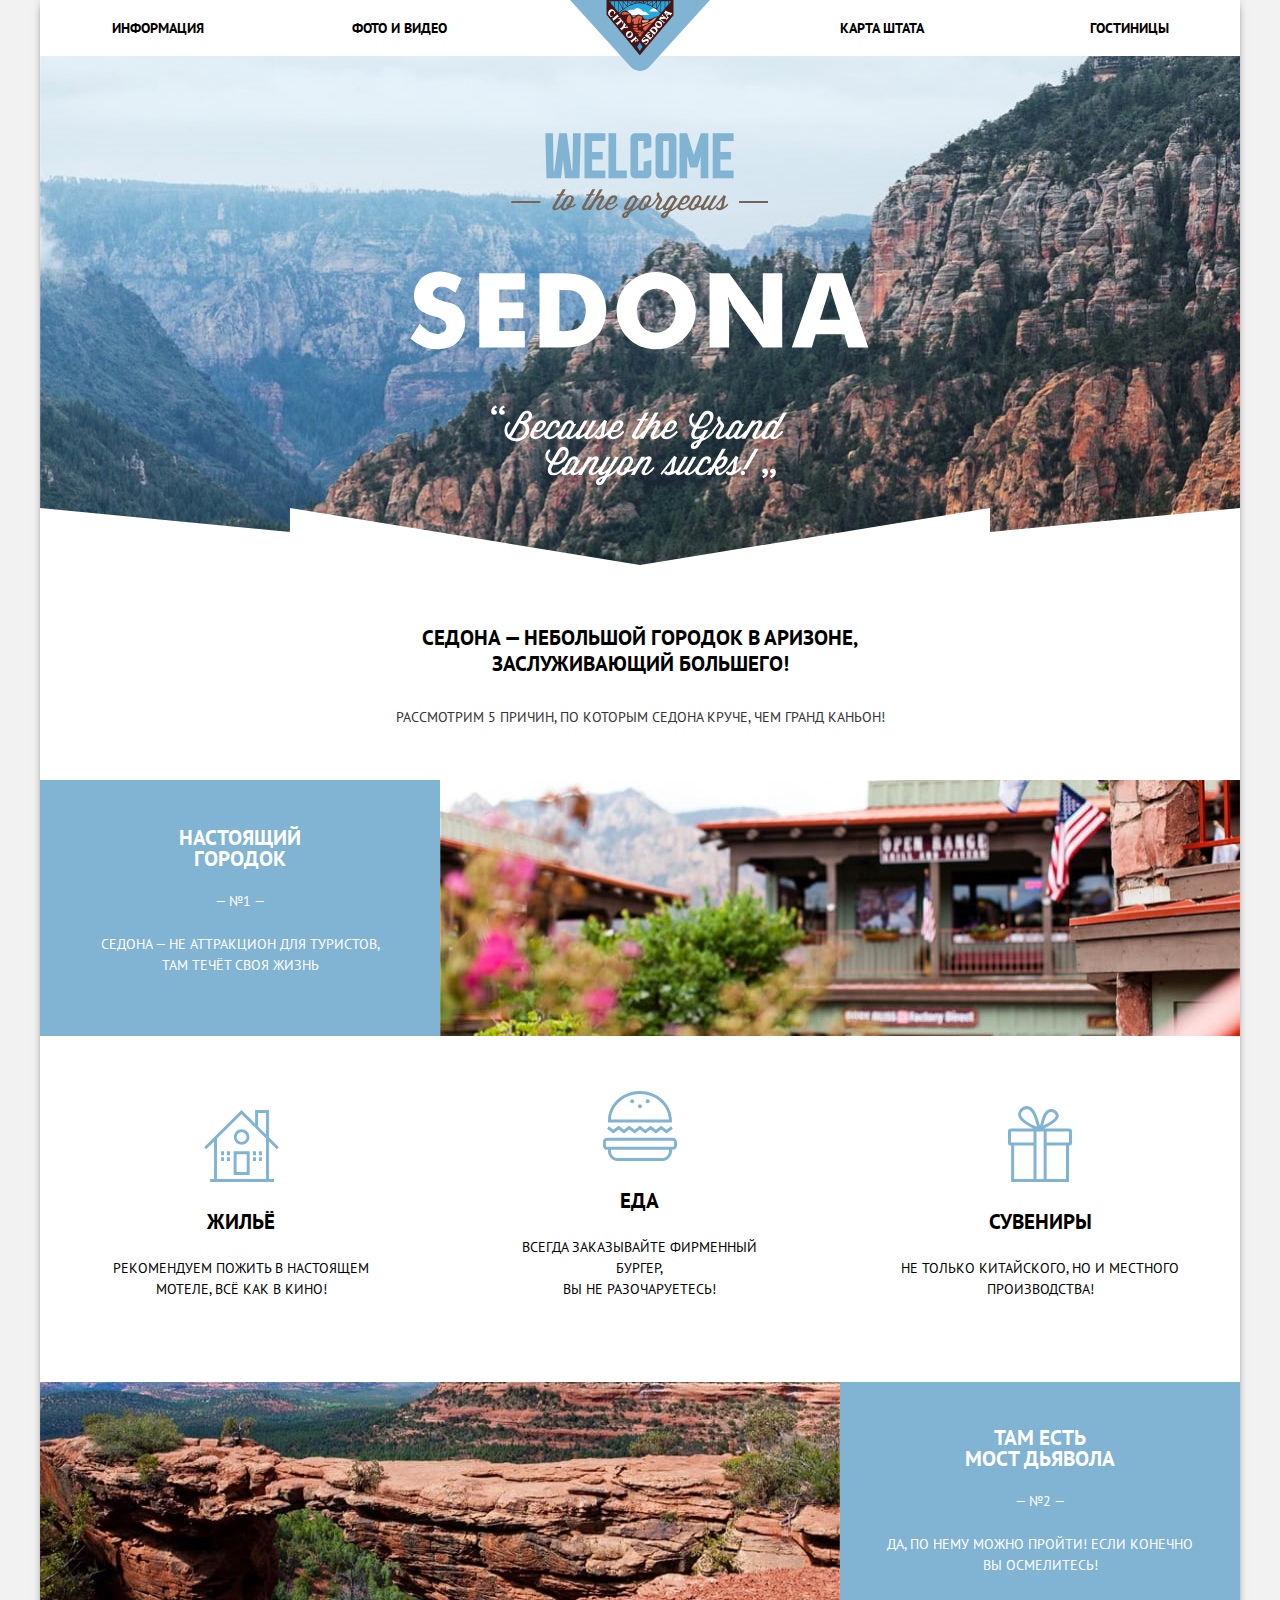
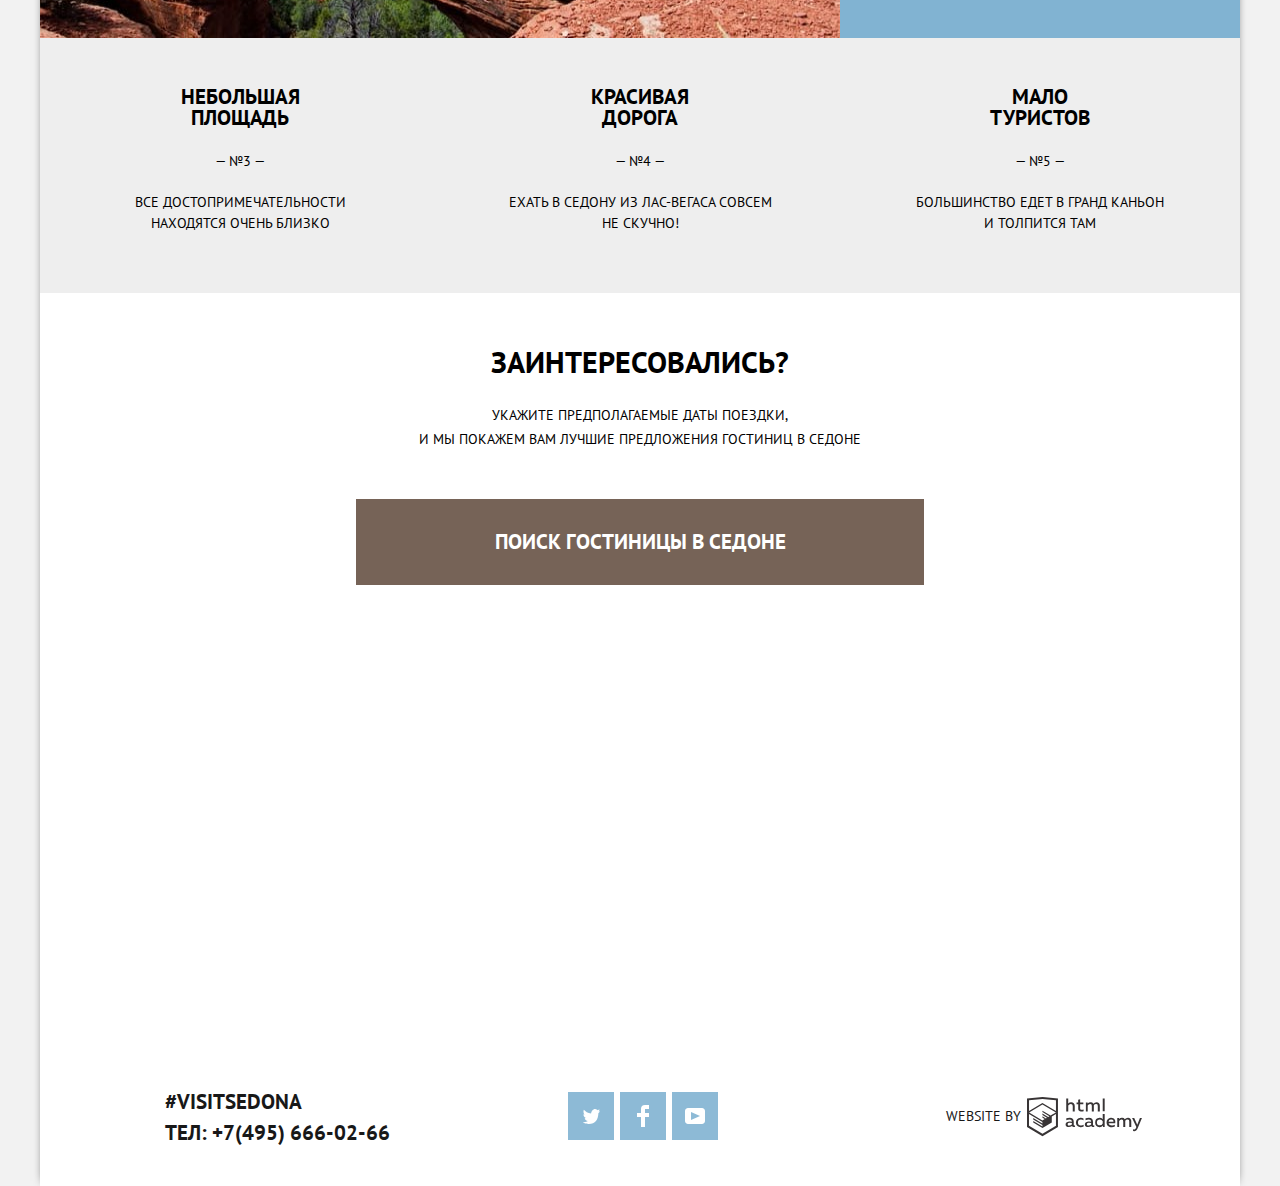
<file: index.html>
<!DOCTYPE html>
<html lang="ru">
  <head>
    <meta charset="utf-8">
    <title>HTML Academy: Седона</title>
    <link href="https://fonts.googleapis.com/css?family=PT+Sans:400,700&display=swap&subset=cyrillic" rel="stylesheet">
    <link href="css/normalize.css" rel="stylesheet">
    <link href="css/style-min.css" rel="stylesheet">
  </head>
  <body>
    <div class="background-substrate">
      <div class="center-block">
        <header class="main-header">
          <nav class="main-navigation">
            <ul class="site-navigation">
              <li><a href="#">Информация</a></li>
              <li><a href="#">Фото и видео</a></li>
              <li><a href="#">Карта штата</a></li>
              <li><a href="catalog.html">Гостиницы</a></li>
            </ul>
          </nav>
          <a class="main-header-logo"><img src="img/logo-sedona.svg" width="140" height="71" alt="Логотип Cедоны"></a>
          <section class="banner">
            <h2 class="visually-hidden">Приветственный баннер</h2>
            <div class="banner-welcome">
            </div>
            <div class="banner-polygon">
            </div>
          </section>
        </header>
          <section class="features">
            <h2 class="visually-hidden">Блок преимуществ Седоны</h2>
            <div class="features-banner">
              <h3>Седона — небольшой городок в Аризоне, заслуживающий большего!</h3>
              <p class="features-list">Рассмотрим 5 причин, по которым Седона круче, чем гранд каньон!</p>
            </div>
          </section>
        <main class="container">
          <h1 class="visually-hidden">Седона</h1>
          <div class="features-1">
            <div class="features-1-text">
              <h3>Настоящий 
              городок
              </h3>
              <p>— №1 —</p>
              <p>Седона — не аттракцион для туристов, там течёт своя жизнь</p>
            </div>
            <img src="img/feature-picture-1.jpg" width="800" height="256" alt="Изображение городского пейзажа Седоны" >
          </div>
          <ul class="advices-list">
            <li class="advices-list-1">
              <img src="img/icon-1.svg" width="75" height="72" alt="иконка-Дом">
              <h3>Жильё</h3>
              <p>Рекомендуем пожить в настоящем 
              мотеле, всё как в кино!</p>
            </li>
            <li class="advices-list-2">
              <img src="img/icon-3.svg" width="74" height="70" alt="иконка-Бургер">
              <h3>Еда</h3>
              <p>Всегда заказывайте фирменный бургер, 
                вы не разочаруетесь!</p>
            </li>
            <li class="advices-list-3">
              <img src="img/icon-2.svg" width="64" height="76" alt="иконка-Сувенир">
              <h3>Сувениры</h3>
              <p>Не только китайского, но и местного 
                производства!</p>
            </li>
          </ul>
          <div class="features-2">
            <img src="img/feature-picture-2.jpg" width="800" height="256" alt="Изображение моста Дьявола в Седоне">
            <div class="features-2-text">
              <h3>Там есть 
                мост дьявола</h3>
              <p>— №2 —</p>
              <p>Да, по нему можно пройти! Если конечно 
                вы осмелитесь!</p>
            </div>
          </div>
          <ul class="features-list-end">
            <li class="features-3">
              <h3>Небольшая 
                площадь</h3>
            <p>— №3 —</p>
            <p>Все достопримечательности 
              находятся очень близко</p>
            </li>
            <li class="features-4">
              <h3>Красивая 
                дорога</h3>
            <p>— №4 —</p>
            <p>Ехать в Седону из Лас-Вегаса совсем 
              не скучно!</p>
            </li>
            <li class="features-5">
              <h3>Мало 
                туристов</h3>
            <p>— №5 —</p>
            <p>Большинство едет в Гранд Каньон 
              и толпится там</p>
            </li>
          </ul>
            <div class="sale-banner">
              <p>Заинтересовались?</p>
              <p>Укажите предполагаемые даты поездки, 
                и мы покажем вам лучшие предложения гостиниц в Седоне</p>
            </div>
            <section class="search-form">
              <h2 class="visually-hidden">Поиск гостиницы в Седоне</h2>
              <button class="search-form-button" type="submit">Поиск гостиницы в Седоне</button>
              <form class="popup search-form-main" method="post" action="#">
                  <div class="date">
                    <div class="date-of-arrive">
                    <label>
                    Дата заезда:
                      <input type="text" name="Дата заезда" value="24 апреля 2017">
                    </label>
                    <button class="calendar" type="submit" aria-label="Календарь">
                      <svg xmlns="http://www.w3.org/2000/svg" width="21" height="22" viewBox="0 0 21 22">
                        <path d="M19.251 2.025h-2.845V.648c0-.381-.294-.689-.656-.689-.363 0-.656.308-.656.689v1.377h-3.938V.648c0-.381-.294-.689-.655-.689-.363 0-.657.308-.657.689v1.377H5.906V.648c0-.381-.294-.689-.656-.689-.363 0-.657.308-.657.689v1.377H1.75C.784 2.025 0 2.847 0 3.862v16.302C0 21.179.784 22 1.75 22h17.501c.966 0 1.749-.821 1.749-1.836V3.862c0-1.015-.783-1.837-1.749-1.837zm.437 18.139a.448.448 0 0 1-.437.459H1.75a.45.45 0 0 1-.438-.459V3.862a.45.45 0 0 1 .438-.459h2.844v1.378c0 .381.294.689.657.689.362 0 .656-.308.656-.689V3.403h3.938v1.378c0 .381.294.689.657.689.361 0 .655-.308.655-.689V3.403h3.938v1.378c0 .381.293.689.656.689.362 0 .656-.308.656-.689V3.403h2.845c.241 0 .437.206.437.459v16.302z"/>
                        <path d="M4.594 8.225h2.625v2.066H4.594zM4.594 11.668h2.625v2.067H4.594zM4.594 15.112h2.625v2.066H4.594zM9.188 15.112h2.625v2.066H9.188zM9.188 11.668h2.625v2.067H9.188zM9.188 8.225h2.625v2.066H9.188zM13.781 15.112h2.625v2.066h-2.625zM13.781 11.668h2.625v2.067h-2.625zM13.781 8.225h2.625v2.066h-2.625z"/>
                      </svg>
                    </button>
                    </div>
                    <div class="date-of-departure">
                    <label> 
                    Дата выезда:
                      <input type="text" name="Дата выезда" value="4 июля 2017">
                    </label>
                    <button class="calendar" type="submit" aria-label="Календарь">
                      <svg xmlns="http://www.w3.org/2000/svg" width="21" height="22" viewBox="0 0 21 22">
                        <path d="M19.251 2.025h-2.845V.648c0-.381-.294-.689-.656-.689-.363 0-.656.308-.656.689v1.377h-3.938V.648c0-.381-.294-.689-.655-.689-.363 0-.657.308-.657.689v1.377H5.906V.648c0-.381-.294-.689-.656-.689-.363 0-.657.308-.657.689v1.377H1.75C.784 2.025 0 2.847 0 3.862v16.302C0 21.179.784 22 1.75 22h17.501c.966 0 1.749-.821 1.749-1.836V3.862c0-1.015-.783-1.837-1.749-1.837zm.437 18.139a.448.448 0 0 1-.437.459H1.75a.45.45 0 0 1-.438-.459V3.862a.45.45 0 0 1 .438-.459h2.844v1.378c0 .381.294.689.657.689.362 0 .656-.308.656-.689V3.403h3.938v1.378c0 .381.294.689.657.689.361 0 .655-.308.655-.689V3.403h3.938v1.378c0 .381.293.689.656.689.362 0 .656-.308.656-.689V3.403h2.845c.241 0 .437.206.437.459v16.302z"/>
                        <path d="M4.594 8.225h2.625v2.066H4.594zM4.594 11.668h2.625v2.067H4.594zM4.594 15.112h2.625v2.066H4.594zM9.188 15.112h2.625v2.066H9.188zM9.188 11.668h2.625v2.067H9.188zM9.188 8.225h2.625v2.066H9.188zM13.781 15.112h2.625v2.066h-2.625zM13.781 11.668h2.625v2.067h-2.625zM13.781 8.225h2.625v2.066h-2.625z"/>
                      </svg>
                    </button>
                    </div>
                  </div>
                  <div class="guests">
                    <label class="adults">
                    Взрослые:
                      <span class="button-minus" title="Кнопка минус"></span>
                      <input type="number" name="Количество взрослых" value="2">
                      <span class="button-plus" title="Кнопка плюс"></span>
                    </label>
                    <label class="children">
                    Дети:
                      <span class="button-minus" title="Кнопка минус"></span>
                      <input type="number" name="Количество детей" value="0">
                      <span class="button-plus" title="Кнопка плюс"></span>
                    </label>
                  </div>
                  <button class="find-button" type="submit">Найти</button>
              </form>
            </section>
            <section class="map">
              <h2 class="visually-hidden">Карта местоположения Седоны </h2>
              <iframe src="https://www.google.com/maps/embed?pb=!1m18!1m12!1m3!1d589292.771340702!2d-111.81111325956311!3d34.73030081264691!2m3!1f0!2f0!3f0!3m2!1i1024!2i768!4f13.1!3m3!1m2!1s0x872da132f942b00d%3A0x5548c523fa6c8efd!2z0KHQtdC00L7QvdCwLCDQkNGA0LjQt9C-0L3QsCA4NjMzNiwg0KHQqNCQ!5e0!3m2!1sru!2sru!4v1580489189723!5m2!1sru!2sru" width="1200" height="593"  name="Карта местоположения Седоны в штате Аризона"></iframe>
            </section>
        </main>
        <footer>
          <div class="contacts">
            <p>#visitsedona</p>
            <p><a href="tel:+7(495)666-02-66">Тел: +7(495) 666-02-66</a></p>
          </div>
          <div class="social">
            <ul class="social-list">
              <li class="social-button twitter" ><a href="#" aria-label="Твиттер">
                <svg xmlns="http://www.w3.org/2000/svg" xmlns:xlink="http://www.w3.org/1999/xlink" width="17" height="15" viewBox="0 0 17 15">
                <path fill="#FFF" d="M10.95.144c1.685-.496 2.984.27 3.577 1.179.673-.231 1.331-.481 2.011-.708a2.345 2.345 0 0 1-.857 1.768c.685.17 1.304-.491 1.304-.491-.169 1-1.006 1.788-1.563 2.024-.231 6.75-3.175 11.217-10.077 11.082h-.446c-.41 0-4.164-.46-4.898-1.887 2.271.196 3.893-.422 4.693-1.177-.96-.3-2.679-.477-2.979-2.95.349.106.564.228 1.19.119C1.705 8.247.374 7.53.448 5.33c.285.328 1.067.536 1.34.472C1.085 5.561-.182 2.442.894.85c1.818 1.854 3.735 3.606 7.152 3.773C8.254 2.33 9.183.793 10.95.144z"/>
                </svg></a>
              </li>
              <li class="social-button facebook"><a href="#" aria-label="Фэйсбук">
                <svg xmlns="http://www.w3.org/2000/svg" width="12" height="22" viewBox="0 0 12 22">
                <path fill="#FFF" d="M12 4V0H8a4 4 0 0 0-4 4v4H0v4h4v10h4V12h4V8H8V4h4z"/>
                </svg></a>
              </li>
              <li class="social-button youtube"><a href="#" aria-label="Ютьюб">
                <svg xmlns="http://www.w3.org/2000/svg" xmlns:xlink="http://www.w3.org/1999/xlink" width="20" height="16" viewBox="0 0 20 16">
                <path fill="#FFF" d="M17 0H3C1.35 0 0 1.35 0 3v10c0 1.65 1.35 3 3 3h14c1.65 0 3-1.35 3-3V3c0-1.65-1.35-3-3-3zM6.027 11.998V4.002L15.014 8l-8.987 3.998z"/>
              </svg></a>
              </li>
            </ul>
          </div>
          <div class="creator">
            <p>Website by</p>
            <p><a class="creator-button" href="https://htmlacademy.ru/">
                <svg xmlns="http://www.w3.org/2000/svg" width="115" height="41" viewBox="0 0 108.08 36.85">
                <path d="M44.61,26.88a2,2,0,0,0,.55-0.1v1.33a3.25,3.25,0,0,1-1.18.21,1.67,1.67,0,0,1-1.67-1,4.84,4.84,0,0,1-3.14,1.08c-1.51,0-2.91-.83-2.91-2.55,0-2.13,2-2.79,3.71-2.79a11.08,11.08,0,0,1,2.17.25v-0.3c0-1-.76-1.77-2.19-1.77a7.42,7.42,0,0,0-3,.64v-1.7a10.21,10.21,0,0,1,3.19-.55c2.36,0,3.81,1.12,3.81,3.65v3a0.54,0.54,0,0,0,.49.59h0.17Zm-6.44-1.13A1.35,1.35,0,0,0,39.63,27h0.11a3.39,3.39,0,0,0,2.41-1V24.58a9.72,9.72,0,0,0-1.81-.21c-1,0-2.16.33-2.16,1.38h0Zm12.36-6.11a5,5,0,0,1,2.57.64V22a4.08,4.08,0,0,0-2.3-.7,2.75,2.75,0,1,0,0,5.49,5,5,0,0,0,2.43-.64v1.71a6.27,6.27,0,0,1-2.76.57A4.21,4.21,0,0,1,46,24.51q0-.21,0-0.41a4.32,4.32,0,0,1,4.18-4.46h0.38Zm12.17,7.24a2,2,0,0,0,.55-0.1v1.33a3.25,3.25,0,0,1-1.18.21,1.67,1.67,0,0,1-1.67-1,4.84,4.84,0,0,1-3.14,1.08c-1.51,0-2.91-.83-2.91-2.55,0-2.13,2-2.79,3.71-2.79a11.08,11.08,0,0,1,2.17.25v-0.3c0-1-.76-1.77-2.19-1.77a7.42,7.42,0,0,0-3,.64v-1.7a10.21,10.21,0,0,1,3.19-.55c2.36,0,3.81,1.12,3.81,3.65v3a0.54,0.54,0,0,0,.49.59h0.17Zm-6.44-1.13A1.35,1.35,0,0,0,57.73,27h0.11a3.39,3.39,0,0,0,2.41-1V24.58a9.72,9.72,0,0,0-1.81-.21c-1.06,0-2.16.33-2.16,1.38h0ZM73,16V28.2H71.35V26.88a3.88,3.88,0,0,1-3.19,1.54,4.4,4.4,0,0,1,0-8.78,3.81,3.81,0,0,1,3,1.3V16H73Zm-4.53,5.22a2.76,2.76,0,1,0,0,5.52A2.86,2.86,0,0,0,71.15,25V23A2.91,2.91,0,0,0,68.49,21.27ZM79,19.64c3.31,0,4.46,2.68,3.92,5.09H76.7c0.21,1.5,1.67,2.11,3.19,2.11a6.11,6.11,0,0,0,2.64-.59v1.6a7.14,7.14,0,0,1-3,.57C77,28.42,74.78,27,74.78,24a4.18,4.18,0,0,1,4-4.39H79Zm0.09,1.54a2.28,2.28,0,0,0-2.44,2.1v0.06H81.3A2,2,0,0,0,79.13,21.18Zm5.73,7V19.87h1.65v1a3.81,3.81,0,0,1,2.78-1.27A2.86,2.86,0,0,1,91.89,21a4.12,4.12,0,0,1,2.91-1.33A3.06,3.06,0,0,1,98,23V28.2h-1.9V23.05a1.59,1.59,0,0,0-1.42-1.75H94.42a2.8,2.8,0,0,0-2.07,1.12V28.2h-1.9V23.05A1.59,1.59,0,0,0,89,21.31H88.8a3,3,0,0,0-2.21,1.29v5.63H84.86Zm21.31-8.33h1.9l-3.91,9.46c-0.9,2.17-2.09,2.86-3.35,2.86a4.76,4.76,0,0,1-1.1-.14V30.46a2.86,2.86,0,0,0,.85.12c0.9,0,1.58-.64,2.07-1.9l0.17-.42-4-8.4h2l2.86,6.29ZM38.73,1.46V6.22a3.81,3.81,0,0,1,2.7-1.14,3.25,3.25,0,0,1,3.44,3.4v5.15H43V8.72a1.81,1.81,0,0,0-1.61-2h-0.3a2.93,2.93,0,0,0-2.32,1.39v5.52h-1.9V1.46h1.9ZM49.94,2.31v3h3V6.91h-3v3.81c0,1.1.5,1.46,1.58,1.46a4.49,4.49,0,0,0,1.69-.33v1.6A6.8,6.8,0,0,1,51,13.8a2.55,2.55,0,0,1-2.86-2.74V6.89H46.58V5.26h1.5V2.74Zm5.4,11.31V5.28H57v1A3.81,3.81,0,0,1,59.77,5a2.86,2.86,0,0,1,2.6,1.33A4.12,4.12,0,0,1,65.28,5,3.06,3.06,0,0,1,68.44,8.4v5.21h-1.9V8.46a1.59,1.59,0,0,0-1.42-1.75H64.89a2.8,2.8,0,0,0-2.07,1.12v5.78h-1.9V8.46A1.59,1.59,0,0,0,59.5,6.71H59.27A3,3,0,0,0,57.06,8v5.63H55.34ZM71.17,1.45H73V13.6H71.17V1.45ZM14.71,0H14.55L0,1.54V28.21l14.55,8.66,14.55-8.66V1.54Zm12.5,27.1L14.55,34.64,1.9,27.12V16.18l12.59,7.5V25L5.86,19.9v1.31l8.68,5.21v1.39L5.87,22.65V24l8.68,5.21,8.75-5.24V18.31L27.2,16V27.12Zm0-12.53-3.48,2-1.6,1L14.51,13v1.31L21,18.23H21l-0.14.09-1,.54-5.37-3.2V17l4.24,2.52-1,.67-3.2-1.9v1.31l2.1,1.24L14.5,22.1,2,14.65,14.51,7.11Zm0-1.32L14.49,5.76,1.91,13.25v-10L14.56,1.92,27.21,3.25v10h0Z" 
                fill="#231f20"/></svg>
              </a>
            </p> 
          </div>
        </footer>
      </div>  
    </div>
  <script src="js/script.min.js"></script>
  </body>
</html>
</file>
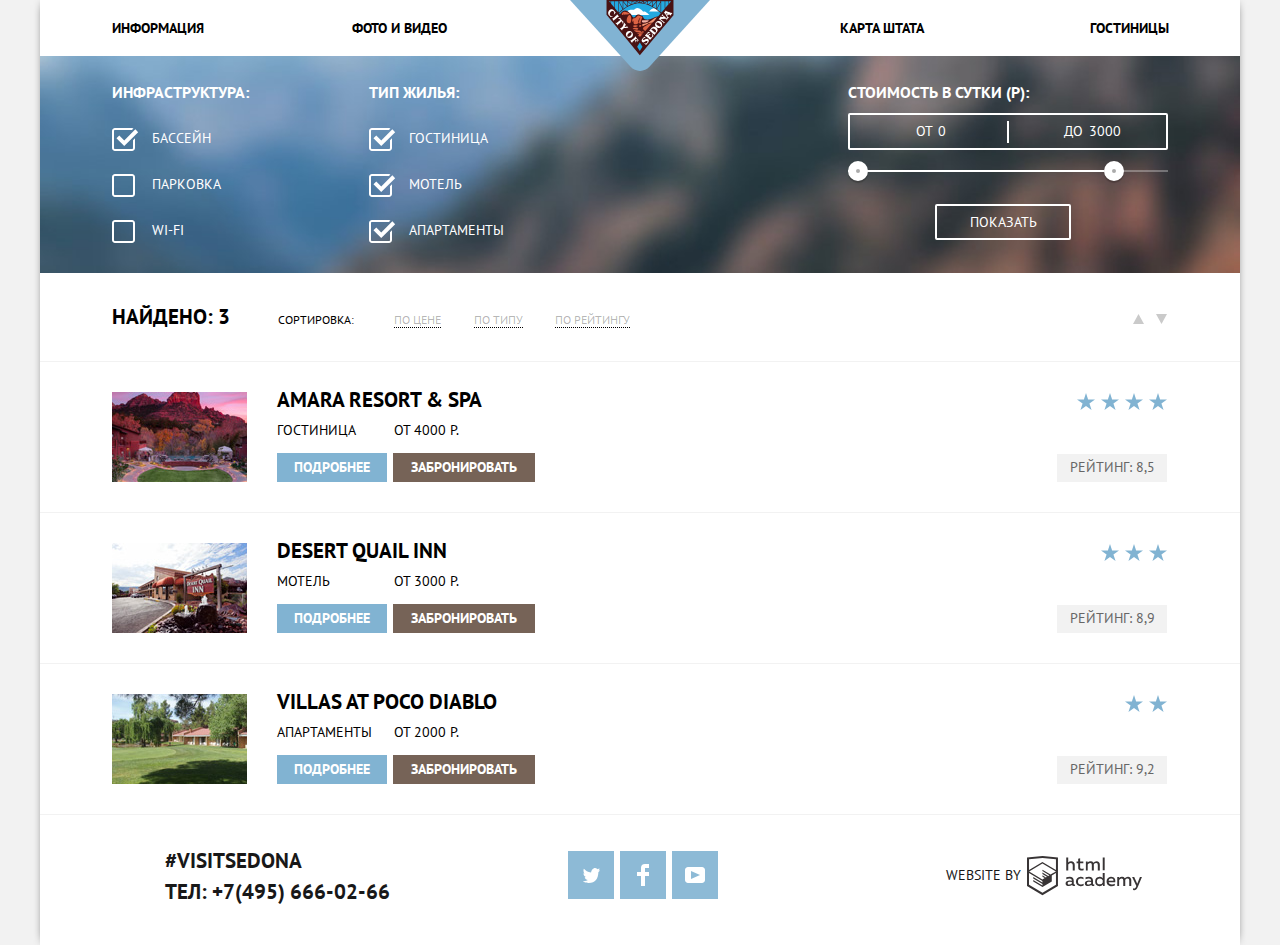
<file: catalog.html>
<!DOCTYPE html>
<html lang="ru">
  <head>
    <meta charset="utf-8">
    <title>HTML Academy: Седона</title>
    <link href="https://fonts.googleapis.com/css?family=PT+Sans:400,700&display=swap&subset=cyrillic" rel="stylesheet">
    <link href="css/normalize.css" rel="stylesheet">
    <link href="css/style-min.css" rel="stylesheet">
  </head>
  <body>
    <div class="background-substrate">
      <div class="center-block">
        <header class="main-header catalog">
          <nav class="main-navigation">
            <ul class="site-navigation">
              <li><a href="#">Информация</a></li>
              <li><a href="#">Фото и видео</a></li>
              <li><a href="#">Карта штата</a></li> 
              <li><a href="#">Гостиницы </a></li>
            </ul>
          </nav>
          <a class="main-header-logo" href="index.html"><img src="img/logo-sedona.svg" width="140" height="71" alt="Логотип Седоны"></a>
        </header>
        <main class="container-catalog">
          <h1 class="visually-hidden">Гостиницы</h1>
          <section class="filtration-form">
            <h2 class="visually-hidden">Фильтрационная форма</h2>
            <form class="filtration-form-hotel" method="post" action="#">
                <fieldset class="infrastructure-block">
                  <legend>Инфраструктура:</legend>
                  <label class="check">
                    <input class="check_input" type="checkbox" checked>
                    <span class="check_box"></span>
                    Бассейн
                  </label>
                  <label class="check">
                    <input class="check_input" type="checkbox">
                    <span class="check_box"></span>
                    Парковка
                  </label>
                  <label class="check">
                    <input class="check_input" type="checkbox">
                    <span class="check_box"></span>
                    Wi-Fi
                  </label>
                </fieldset>
                <fieldset class="housing-block">
                  <legend>Тип жилья:</legend>
                  <label class="check">
                    <input class="check_input" type="checkbox" checked>
                    <span class="check_box"></span>
                    Гостиница
                  </label>
                  <label class="check">
                    <input  class="check_input" type="checkbox" checked>
                    <span class="check_box"></span>
                    Мотель
                  </label>
                  <label class="check">
                    <input class="check_input" type="checkbox" checked>
                    <span class="check_box"></span>
                    Апартаменты
                  </label>
                </fieldset>
                <div class="cost-block">
                  <div class="cost-block-title">Стоимость в сутки (р):</div>
                  <div class="price-controls">
                    <label class="min-price">от <input type="number" name="min-price" value="0"></label>
                    <label class="max-price">до <input type="number" name="max-price" value="3000"></label>
                  </div>
                  <div class="range-controls">
                    <div class="scale">
                      <div class="bar"></div>
                    </div>
                    <div class="range-toggle range-toggle-min"></div>
                    <div class="range-toggle range-toggle-max"></div>
                  </div>
                  <button type="submit">Показать</button>
                </div>
            </form>
        </section>
          <section class="searching-headline"> 
            <h2 class="visually-hidden">Шапка выборки гостиниц</h2>
            <div class="sorting-searh">
              <h3>Найдено: 3</h3>
              <p>Сортировка:</p>
              <ul class="sorting-list">
                <li><a href="#">По цене</a></li>
                <li><a href="#">По типу</a></li>
                <li><a href="#">По рейтингу</a></li>
              </ul>
            </div>
            <div class="sorting-button">
              <button type="button" aria-label="Кнопка вверх">
                <svg xmlns="http://www.w3.org/2000/svg" width="11" height="10" viewBox="0 0 11 10"><path fill="#cacaca" d="M5.5 0L0 10h11z"/></svg>
              </button>
              <button type="button" aria-label="Кнопка вниз">
                <svg xmlns="http://www.w3.org/2000/svg" width="11" height="10" viewBox="0 0 11 10"><path fill="#cacaca" d="M5.5 10L0 0h11"/></svg>
              </button>
            </div>
          </section>
          <section class="hotels">
            <h2 class="visually-hidden">Выборка гостиниц по внесённым параметрам</h2>
              <div class="hotels-1"> 
                <img src="img/hotel-picture.jpg" width="135" height="90" alt="Изображение гостиницы">
                <div class="hotels-info">
                  <h3>Amara resort & spa</h3>
                  <div><p>Гостиница</p>
                  <p>От 4000 Р.</p></div>
                  <div><a class="button detailed" href="#">Подробнее</a>
                  <a class="button booked" href="#">Забронировать</a></div>
                </div>
                  <div class="hotels-rating">
                    <span class="hotels-stars">
                      <img src="img/star.svg" width="18" height="17" alt="Звезда качества">
                      <img src="img/star.svg" width="18" height="17" alt="Звезда качества">
                      <img src="img/star.svg" width="18" height="17" alt="Звезда качества">
                      <img src="img/star.svg" width="18" height="17" alt="Звезда качества">
                    </span>
                  <p>Рейтинг: 8,5</p>
                </div>
              </div>
              <div class="hotels-2"> 
                <img src="img/hotel-picture2.jpg" width="135" height="90" alt="Изображение мотеля">
                <div class="hotels-info">
                  <h3>Desert Quail Inn</h3>
                  <div><p>Мотель</p>
                  <p>От 3000 Р.</p></div>
                  <div><a class="button detailed" href="#">Подробнее</a>
                  <a class="button booked" href="#">Забронировать</a></div>
                </div>
                <div class="hotels-rating">
                  <span class="hotels-stars">
                    <img src="img/star.svg" width="18" height="17" alt="Звезда качества">
                    <img src="img/star.svg" width="18" height="17" alt="Звезда качества">
                    <img src="img/star.svg" width="18" height="17" alt="Звезда качества">
                    </span>
                    <p>Рейтинг: 8,9</p>
                  </div>
              </div>
              <div class="hotels-3"> 
                <img src="img/hotel-picture3.jpg" width="135" height="90" alt="Изображение апартаментов">
                <div class="hotels-info">
                  <h3>Villas at Poco Diablo</h3>
                  <div><p>Апартаменты</p>
                  <p>От 2000 Р.</p></div>
                  <div><a class="button detailed" href="#">Подробнее</a>
                  <a class="button booked" href="#">Забронировать</a></div>
                </div>
                  <div class="hotels-rating">
                    <span class="hotels-stars">
                    <img src="img/star.svg" width="18" height="17" alt="Звезда качества">
                    <img src="img/star.svg" width="18" height="17" alt="Звезда качества">
                    </span>
                  <p>Рейтинг: 9,2</p>
                </div>
              </div>
          </section>
      </main>
      <footer class="footer-catalog">
        <div class="contacts">
          <p>#visitsedona</p>
          <p><a href="tel:+7(495)666-02-66">Тел: +7(495) 666-02-66</a></p>
        </div>
        <div class="social">
          <ul class="social-list">
            <li class="social-button twitter" ><a href="#" aria-label="Твиттер">
              <svg xmlns="http://www.w3.org/2000/svg" xmlns:xlink="http://www.w3.org/1999/xlink" width="17" height="15" viewBox="0 0 17 15">
              <path fill="#FFF" d="M10.95.144c1.685-.496 2.984.27 3.577 1.179.673-.231 1.331-.481 2.011-.708a2.345 2.345 0 0 1-.857 1.768c.685.17 1.304-.491 1.304-.491-.169 1-1.006 1.788-1.563 2.024-.231 6.75-3.175 11.217-10.077 11.082h-.446c-.41 0-4.164-.46-4.898-1.887 2.271.196 3.893-.422 4.693-1.177-.96-.3-2.679-.477-2.979-2.95.349.106.564.228 1.19.119C1.705 8.247.374 7.53.448 5.33c.285.328 1.067.536 1.34.472C1.085 5.561-.182 2.442.894.85c1.818 1.854 3.735 3.606 7.152 3.773C8.254 2.33 9.183.793 10.95.144z"/>
              </svg></a>
            </li>
            <li class="social-button facebook"><a href="#" aria-label="Фэйсбук">
              <svg xmlns="http://www.w3.org/2000/svg" width="12" height="22" viewBox="0 0 12 22">
              <path fill="#FFF" d="M12 4V0H8a4 4 0 0 0-4 4v4H0v4h4v10h4V12h4V8H8V4h4z"/>
              </svg></a>
            </li>
            <li class="social-button youtube"><a href="#" aria-label="Ютьюб">
              <svg xmlns="http://www.w3.org/2000/svg" xmlns:xlink="http://www.w3.org/1999/xlink" width="20" height="16" viewBox="0 0 20 16">
              <path fill="#FFF" d="M17 0H3C1.35 0 0 1.35 0 3v10c0 1.65 1.35 3 3 3h14c1.65 0 3-1.35 3-3V3c0-1.65-1.35-3-3-3zM6.027 11.998V4.002L15.014 8l-8.987 3.998z"/>
            </svg></a>
            </li>
          </ul>
        </div>
        <div class="creator">
          <p>Website by</p>
          <p><a class="creator-button" href="https://htmlacademy.ru/">
            <svg xmlns="http://www.w3.org/2000/svg" width="115" height="41" viewBox="0 0 108.08 36.85">
            <path d="M44.61,26.88a2,2,0,0,0,.55-0.1v1.33a3.25,3.25,0,0,1-1.18.21,1.67,1.67,0,0,1-1.67-1,4.84,4.84,0,0,1-3.14,1.08c-1.51,0-2.91-.83-2.91-2.55,0-2.13,2-2.79,3.71-2.79a11.08,11.08,0,0,1,2.17.25v-0.3c0-1-.76-1.77-2.19-1.77a7.42,7.42,0,0,0-3,.64v-1.7a10.21,10.21,0,0,1,3.19-.55c2.36,0,3.81,1.12,3.81,3.65v3a0.54,0.54,0,0,0,.49.59h0.17Zm-6.44-1.13A1.35,1.35,0,0,0,39.63,27h0.11a3.39,3.39,0,0,0,2.41-1V24.58a9.72,9.72,0,0,0-1.81-.21c-1,0-2.16.33-2.16,1.38h0Zm12.36-6.11a5,5,0,0,1,2.57.64V22a4.08,4.08,0,0,0-2.3-.7,2.75,2.75,0,1,0,0,5.49,5,5,0,0,0,2.43-.64v1.71a6.27,6.27,0,0,1-2.76.57A4.21,4.21,0,0,1,46,24.51q0-.21,0-0.41a4.32,4.32,0,0,1,4.18-4.46h0.38Zm12.17,7.24a2,2,0,0,0,.55-0.1v1.33a3.25,3.25,0,0,1-1.18.21,1.67,1.67,0,0,1-1.67-1,4.84,4.84,0,0,1-3.14,1.08c-1.51,0-2.91-.83-2.91-2.55,0-2.13,2-2.79,3.71-2.79a11.08,11.08,0,0,1,2.17.25v-0.3c0-1-.76-1.77-2.19-1.77a7.42,7.42,0,0,0-3,.64v-1.7a10.21,10.21,0,0,1,3.19-.55c2.36,0,3.81,1.12,3.81,3.65v3a0.54,0.54,0,0,0,.49.59h0.17Zm-6.44-1.13A1.35,1.35,0,0,0,57.73,27h0.11a3.39,3.39,0,0,0,2.41-1V24.58a9.72,9.72,0,0,0-1.81-.21c-1.06,0-2.16.33-2.16,1.38h0ZM73,16V28.2H71.35V26.88a3.88,3.88,0,0,1-3.19,1.54,4.4,4.4,0,0,1,0-8.78,3.81,3.81,0,0,1,3,1.3V16H73Zm-4.53,5.22a2.76,2.76,0,1,0,0,5.52A2.86,2.86,0,0,0,71.15,25V23A2.91,2.91,0,0,0,68.49,21.27ZM79,19.64c3.31,0,4.46,2.68,3.92,5.09H76.7c0.21,1.5,1.67,2.11,3.19,2.11a6.11,6.11,0,0,0,2.64-.59v1.6a7.14,7.14,0,0,1-3,.57C77,28.42,74.78,27,74.78,24a4.18,4.18,0,0,1,4-4.39H79Zm0.09,1.54a2.28,2.28,0,0,0-2.44,2.1v0.06H81.3A2,2,0,0,0,79.13,21.18Zm5.73,7V19.87h1.65v1a3.81,3.81,0,0,1,2.78-1.27A2.86,2.86,0,0,1,91.89,21a4.12,4.12,0,0,1,2.91-1.33A3.06,3.06,0,0,1,98,23V28.2h-1.9V23.05a1.59,1.59,0,0,0-1.42-1.75H94.42a2.8,2.8,0,0,0-2.07,1.12V28.2h-1.9V23.05A1.59,1.59,0,0,0,89,21.31H88.8a3,3,0,0,0-2.21,1.29v5.63H84.86Zm21.31-8.33h1.9l-3.91,9.46c-0.9,2.17-2.09,2.86-3.35,2.86a4.76,4.76,0,0,1-1.1-.14V30.46a2.86,2.86,0,0,0,.85.12c0.9,0,1.58-.64,2.07-1.9l0.17-.42-4-8.4h2l2.86,6.29ZM38.73,1.46V6.22a3.81,3.81,0,0,1,2.7-1.14,3.25,3.25,0,0,1,3.44,3.4v5.15H43V8.72a1.81,1.81,0,0,0-1.61-2h-0.3a2.93,2.93,0,0,0-2.32,1.39v5.52h-1.9V1.46h1.9ZM49.94,2.31v3h3V6.91h-3v3.81c0,1.1.5,1.46,1.58,1.46a4.49,4.49,0,0,0,1.69-.33v1.6A6.8,6.8,0,0,1,51,13.8a2.55,2.55,0,0,1-2.86-2.74V6.89H46.58V5.26h1.5V2.74Zm5.4,11.31V5.28H57v1A3.81,3.81,0,0,1,59.77,5a2.86,2.86,0,0,1,2.6,1.33A4.12,4.12,0,0,1,65.28,5,3.06,3.06,0,0,1,68.44,8.4v5.21h-1.9V8.46a1.59,1.59,0,0,0-1.42-1.75H64.89a2.8,2.8,0,0,0-2.07,1.12v5.78h-1.9V8.46A1.59,1.59,0,0,0,59.5,6.71H59.27A3,3,0,0,0,57.06,8v5.63H55.34ZM71.17,1.45H73V13.6H71.17V1.45ZM14.71,0H14.55L0,1.54V28.21l14.55,8.66,14.55-8.66V1.54Zm12.5,27.1L14.55,34.64,1.9,27.12V16.18l12.59,7.5V25L5.86,19.9v1.31l8.68,5.21v1.39L5.87,22.65V24l8.68,5.21,8.75-5.24V18.31L27.2,16V27.12Zm0-12.53-3.48,2-1.6,1L14.51,13v1.31L21,18.23H21l-0.14.09-1,.54-5.37-3.2V17l4.24,2.52-1,.67-3.2-1.9v1.31l2.1,1.24L14.5,22.1,2,14.65,14.51,7.11Zm0-1.32L14.49,5.76,1.91,13.25v-10L14.56,1.92,27.21,3.25v10h0Z" 
            fill="#231f20"/></svg>
          </a>
        </p> 
          </div>
      </footer>
    </div>
    </div>
  </body>
</html>
</file>
<file: css/style-min.css>
@-webkit-keyframes slideDown{0%{-webkit-transform:translateY(-120px);transform:translateY(-120px)}to{-webkit-transform:translateY(0);transform:translateY(0)}}@keyframes slideDown{0%{-webkit-transform:translateY(-120px);transform:translateY(-120px)}to{-webkit-transform:translateY(0);transform:translateY(0)}}a,body{color:#000}body{margin:0;padding:0;-webkit-box-sizing:border-box;box-sizing:border-box;font-family:"PT Sans","Arial",sans-serif;font-size:14px;font-weight:700;text-transform:uppercase;background-color:#fff}a{text-decoration:none}.features-1 p,.features-2 p{line-height:21px;font-weight:400}.hotels p{font-weight:400}.sorting-searh p{font-size:12px;line-height:18px;font-weight:400}.sorting-searh h3,body{line-height:26px}.contacts p,.hotels h3,.search-form-button,.sorting-searh h3{font-size:21px;text-transform:uppercase}.contacts p,.search-form-button{line-height:26px}.features-banner h3{font-size:21px;line-height:26px}.features h3{text-align:center}.contacts p,.features h3{font-weight:700}.advices-list h3,.features-1-text h3,.features-2-text h3,.features-list h3,.features-list-end h3{font-size:21px;line-height:21px}.advices-list p,.features-1-text p,.features-2-text p,.features-list p,.features-list-end p{font-size:14px;line-height:21px;font-weight:400}.advices-list,.features-list,.features-list-end,.site-navigation,.social-list,.sorting-list{list-style:none}.sale-banner p:first-of-type{font-size:30px;line-height:36px;font-weight:700}.sale-banner p:last-of-type{font-weight:400;line-height:24px}.features-1-text h3,.features-2-text h3,.features-2-text p,.features-list-end h3,.features-list-end p,.sale-banner p{white-space:pre-line}.visually-hidden{position:absolute;clip:rect(0 0 0 0);width:1px;height:1px;margin:-1px}.background-substrate{width:auto;margin:0 auto;background-color:#f2f2f2}.center-block{width:1200px;margin:0 auto;background-color:#fff;-webkit-box-shadow:0 0 10px -5px #000;box-shadow:0 0 10px -5px #000}.center-block,.main-header{position:relative}.main-navigation{width:inherit;margin:0;padding:0}.site-navigation{margin:0;padding:0;display:-webkit-box;display:-ms-flexbox;display:flex;-webkit-box-orient:horizontal;-webkit-box-direction:normal;-ms-flex-direction:row;flex-direction:row;-ms-flex-wrap:wrap;flex-wrap:wrap;background-color:#fff}.site-navigation li{width:240px;-webkit-box-sizing:border-box;box-sizing:border-box;margin:15px 0}.site-navigation li:first-of-type,.site-navigation li:nth-of-type(2){margin-left:0}.site-navigation li:last-of-type,.site-navigation li:nth-of-type(3){margin-right:0}.site-navigation li:first-of-type{padding-left:72px}.site-navigation li:nth-of-type(2){margin-right:240px;padding-left:72px}.site-navigation li:nth-of-type(3){padding-left:80px}.site-navigation li:last-of-type{padding-left:90px}.hotels-info h3:hover,.site-navigation a:hover{color:#81b3d2}.site-navigation a:active{color:#766357}.site-navigation a:focus{color:rgba(0,0,0,.3)}.main-header-logo{position:absolute;left:530px;top:0;z-index:999}.banner{width:1200px;height:509px;margin:0;padding:0;position:relative;background-image:url(../img/background-photo.jpg);background-repeat:no-repeat;background-size:100%;background-color:#ebebeb}.banner-polygon,.banner-welcome{position:absolute;background-repeat:no-repeat}.banner-welcome{width:459px;height:353px;left:370px;top:77px;background-image:url(../img/intro-welcome.svg);background-size:cover}.banner-polygon{width:1200px;height:59px;left:auto;top:452px;background-image:url(../img/intro-mask.svg)}.container{display:-webkit-box;display:-ms-flexbox;display:flex;-webkit-box-orient:vertical;-webkit-box-direction:normal;-ms-flex-direction:column;flex-direction:column}.features-banner{width:500px;margin:0 auto;padding:60px 0 50px;background-color:#fff;text-align:center}.advices-list li p,.features-1-text h3,.features-banner h3,.features-list-end h3{margin:0;padding:0}.features-1-text p{padding:0;margin:22px 0 0}.features-list{margin-top:27px;margin-bottom:0;padding-bottom:0;color:#333;font-weight:400}.features-1,.features-2{padding:0;margin:0;display:-webkit-box;display:-ms-flexbox;display:flex;-webkit-box-orient:horizontal;-webkit-box-direction:normal;-ms-flex-direction:row;flex-direction:row;background-color:#81b3d2}.features-1-text{width:400px;padding:47px 60px 0;-webkit-box-sizing:border-box;box-sizing:border-box;text-align:center;color:#fff}.features-2-text p{margin-top:22px}.advices-list{margin:29px 60px 56px 72px;padding:0;display:-webkit-box;display:-ms-flexbox;display:flex;-webkit-box-orient:horizontal;-webkit-box-direction:normal;-ms-flex-direction:row;flex-direction:row;-webkit-box-align:end;-ms-flex-align:end;align-items:flex-end;background-color:#fff}.advices-list li{text-align:center;padding:0;-webkit-box-sizing:border-box;box-sizing:border-box;white-space:pre-line;background-color:#fff}.advices-list-1{width:258px}.advices-list-2{width:285px;margin-left:127px}.advices-list-3{width:280px;margin-left:auto}.advices-list li h3{margin-bottom:0;padding:0}.features-2-text{width:400px;padding-top:24px;-webkit-box-sizing:border-box;box-sizing:border-box;text-align:center;color:#fff}.features-list-end{margin:0;padding:0;display:-webkit-box;display:-ms-flexbox;display:flex;-webkit-box-orient:horizontal;-webkit-box-direction:normal;-ms-flex-direction:row;flex-direction:row;-webkit-box-pack:center;-ms-flex-pack:center;justify-content:center;-webkit-box-flex:1;-ms-flex-positive:1;flex-grow:1;text-align:center;background-color:#eee}.features-list-end p,.hotels img,.sale-banner p{margin:0;padding:0}.features-list-end p:first-of-type{padding-top:23px;padding-bottom:20px}.features-list-end li{width:400px;margin:48px 0 59px;-webkit-box-sizing:border-box;box-sizing:border-box}.sale-banner{margin:51px 0 48px;padding:0;text-align:center}.sale-banner p:first-of-type{padding-bottom:23px}.search-form{width:568px;margin:0 auto;position:relative}.search-form-button{width:100%;padding:30px;position:relative;z-index:2;border:0;background-color:#766357;cursor:pointer;font-weight:700;color:#fff}.search-form-button:hover{background-color:#604e43}.search-form-button:focus{background-color:#503e33;color:rgba(255,255,255,.3)}.popup{display:none;background-color:#fff}.popup-show{display:block;-webkit-animation:slideDown 1s ease-out;animation:slideDown 1s ease-out}.search-form-main{width:100%;min-height:395px;padding:62px 55px 55px;position:absolute;-webkit-box-sizing:border-box;box-sizing:border-box;font-size:14px;line-height:26px}.date,.date-of-arrive,.date-of-departure{display:-webkit-box;display:-ms-flexbox;display:flex;-webkit-box-orient:vertical;-webkit-box-direction:normal;-ms-flex-direction:column;flex-direction:column}.date-of-arrive,.date-of-departure{-webkit-box-orient:horizontal;-ms-flex-direction:row;flex-direction:row;-webkit-box-align:baseline;-ms-flex-align:baseline;align-items:baseline;position:relative}.date-of-arrive{margin-bottom:40px}.search-form-main input[type=text]{width:346px;padding:0 0 0 12px;right:0;-webkit-appearance:none;margin:0}.calendar{padding:0;margin:0;position:absolute;top:2px;right:9px;border:0;background-color:transparent;cursor:pointer}.calendar path{fill:#a9a9a9}.calendar:hover path,.sorting-button button:hover path{fill:#000}.calendar:focus path,.sorting-button button:focus path{fill:#81b3d2}.adults,.children,.guests{display:-webkit-box;display:-ms-flexbox;display:flex;-webkit-box-orient:horizontal;-webkit-box-direction:normal;-ms-flex-direction:row;flex-direction:row}.guests{margin-top:40px}.adults,.children{position:relative}.children{margin-left:52px}.search-form-main input[type=number]{width:38px;padding:0;margin:0;text-align:center;-moz-appearance:textfield}input::-webkit-inner-spin-button,input::-webkit-outer-spin-button{-webkit-appearance:none}.adults input[type=number]{left:150px}.children input[type=number]{left:105px}.search-form-main input[type=number]::-webkit-inner-spin-button,.search-form-main input[type=number]::-webkit-outer-spin-button{-webkit-appearance:none;margin:0}.button-minus,.button-plus{width:38px;height:38px;margin:0;padding:0;position:relative;top:-6px;text-align:center;background-color:#f2f2f2;border:0;cursor:pointer}.button-plus{margin:0 0 0 37px}.adults .button-minus{margin-left:41px}.children .button-minus{margin-left:29px}.button-minus::before,.button-plus::after,.button-plus::before{content:"";width:12px;height:3px;position:absolute;top:50%;left:35%;background-color:#a9a9a9}.button-plus::after{-webkit-transform:rotate(90deg);-ms-transform:rotate(90deg);transform:rotate(90deg)}.button-minus:hover::before,.button-plus:hover::after,.button-plus:hover::before{background-color:#000}.button-minus:active::before,.button-plus:active:after,.button-plus:active:before{background-color:#81b3d2}.search-form-main input[type=number],.search-form-main input[type=text]{min-height:38px;position:absolute;top:-6px;-webkit-box-sizing:border-box;box-sizing:border-box;border:0;background-color:#f2f2f2;font-size:14px;line-height:26px;text-transform:uppercase;font-weight:700;font-family:"PT Sans","Arial",sans-serif;color:#000}.search-form-main input[type=number]:hover,.search-form-main input[type=text]:hover{background-color:#ebebeb}.search-form-main input[type=number]:focus,.search-form-main input[type=text]:focus{background-color:#fff;border:2px solid #e5e5e5}.find-button{width:100%;margin-top:50px;padding:16px 0;font-size:21px;line-height:26px;text-transform:uppercase;font-weight:700;font-family:"PT Sans","Arial",sans-serif;color:#fff;border:0;background-color:#81b3d2;cursor:pointer}.find-button:hover{background-color:#669ec0}.find-button:focus{background-color:#5496bd;color:rgba(255,255,255,.3)}iframe{margin:0;padding:0;border:0;-webkit-box-shadow:none;box-shadow:none}footer{width:inherit;-webkit-box-sizing:border-box;box-sizing:border-box;position:absolute;bottom:0;display:-webkit-box;display:-ms-flexbox;display:flex;-ms-flex-wrap:wrap;flex-wrap:wrap;-webkit-box-orient:horizontal;-webkit-box-direction:normal;-ms-flex-direction:row;flex-direction:row;-webkit-box-align:center;-ms-flex-align:center;align-items:center;background-color:#fff;opacity:.9}.contacts{-webkit-box-pack:center;-ms-flex-pack:center;justify-content:center;margin:33px 175px 40px 125px}.contacts p{margin:0;text-align:left}.contacts p:first-child{padding-bottom:5px}.social{margin-bottom:10px;margin-right:225px}.social-list{margin:0;padding:0;display:-webkit-box;display:-ms-flexbox;display:flex;-webkit-box-orient:horizontal;-webkit-box-direction:normal;-ms-flex-direction:row;flex-direction:row;-webkit-box-pack:center;-ms-flex-pack:center;justify-content:center;text-align:center}.social-list li{width:46px;height:48px;margin:0 3px;position:relative}.social-list svg{margin:auto;position:absolute;top:0;bottom:0;right:0;left:0}.social-button,a.button.detailed{background-color:#81b3d2}.social-button:hover,a.button.detailed:hover{background-color:#669ec0}.social-button:active{background-color:#5496bd}.social-button:active path{opacity:.3}.creator{margin-bottom:10px;display:-webkit-box;display:-ms-flexbox;display:flex;-webkit-box-orient:horizontal;-webkit-box-direction:normal;-ms-flex-direction:row;flex-direction:row;-webkit-box-pack:center;-ms-flex-pack:center;justify-content:center;-webkit-box-align:center;-ms-flex-align:center;align-items:center}.creator p:first-child{padding-right:6px;font-weight:400}.creator a{position:relative;top:4px}.creator-button:hover path,.sorting-button button:active path{fill:#81b3d2}.creator-button:focus path{fill:#bdbbbc}legend{margin-bottom:25px;font-size:16px;line-height:21px;color:#fff}.filtration-form button,.filtration-form label,.filtration-form span{font-size:14px;line-height:21px;font-weight:400;color:#fff}.sorting-list li,.sorting-search p{font-size:12px;line-height:18px}.sorting-list li{font-weight:400}.hotels p,a.button{line-height:21px;text-align:left}a.button{font-family:"PT Sans","Arial",sans-serif;font-weight:700;font-size:14px;text-transform:uppercase;text-align:center;color:#fff;vertical-align:middle;border:0}.cost-block p{margin:0;color:#fff;font-weight:400}a.button.detailed:focus{background-color:#5496bd;color:rgba(255,255,255,.3)}a.button.booked{background-color:#766357}a.button.booked:hover{background-color:#604e43}a.button.booked:focus{background-color:#503e33;color:rgba(255,255,255,.3)}.catalog{width:1200px}.filtration-form{width:inherit;height:217px;-webkit-box-sizing:border-box;box-sizing:border-box;background-image:url(../img/filter-background.jpg);background-color:#ebebeb;background-repeat:no-repeat;background-size:100%}.filtration-form-hotel,fieldset{display:-webkit-box;display:-webkit-flex;display:-ms-flexbox;display:flex;-webkit-box-direction:normal}.filtration-form-hotel{width:inherit;padding:26px 72px;-webkit-box-sizing:border-box;box-sizing:border-box;-webkit-box-orient:horizontal;-ms-flex-direction:row;flex-direction:row}.filtration-form div{margin-left:auto}fieldset{margin:0;padding:0;-webkit-box-orient:vertical;-ms-flex-direction:column;flex-direction:column;border:0}.infrastructure-block{width:139px;margin-right:118px}.housing-block{width:136px}.check{min-height:46px;padding-left:40px}.check_input{width:1px;height:1px;position:absolute;overflow:hidden;clip:rect(0 0 0 0)}.check_box{width:27px;height:23px;margin-left:-40px;position:absolute;background-image:url(../img/checkbox-off.svg);background-repeat:no-repeat;cursor:pointer}.check_input:checked+.check_box{background-image:url(../img/checkbox-on.svg);background-repeat:no-repeat}.check_input:disabled+.check_box{background-image:url(../img/checkbox-off-disabled.svg)}.check_input:disabled:checked+.check_box{background-image:url(../img/checkbox-on-disabled.svg)}.cost-block{width:320px;color:#fff}.cost-block-title{margin-bottom:10px;font-weight:600;font-size:16px;line-height:21px}.price-controls{height:33px;margin-bottom:20px;position:relative;font-size:0;border:2px solid #fff;border-radius:2px}.price-controls::after{content:"";width:2px;height:22px;position:absolute;top:50%;left:50%;background:#fff;-webkit-transform:translate(-50%,-50%);-ms-transform:translate(-50%,-50%);transform:translate(-50%,-50%)}.price-controls label{display:inline-block;font-size:14px;line-height:30px;vertical-align:top;cursor:pointer}.price-controls .max-price,.price-controls .min-price{width:90px}.price-controls .min-price{padding-left:66px}.price-controls .max-price{padding-left:58px}.price-controls input{width:50px;margin:0;color:inherit;font:inherit;background:0 0;border:0;-moz-appearance:textfield}.range-controls{margin-bottom:32px;position:relative}.range-controls .scale{height:2px;background:rgba(255,255,255,.3)}.range-controls .bar{width:80%;height:2px;position:absolute;background:#fff}.range-toggle{width:4px;height:4px;position:absolute;top:-9px;background:#ababab;border:8px solid #fff;border-radius:50%;-webkit-box-shadow:0 2px 1px 0 rgba(0,1,1,.2);box-shadow:0 2px 1px 0 rgba(0,1,1,.2);cursor:pointer}.range-toggle:hover{background:#1c4f80}.range-toggle-min{left:0}.range-toggle-max{left:80%}.cost-block button{min-width:136px;margin:0 0 0 87px;padding:6px;display:block;font-size:14px;line-height:20px;color:#fff;text-transform:uppercase;background:0 0;border:2px solid #fff;border-radius:2px;cursor:pointer}.cost-block button:hover{color:#000;background:#fff}.searching-headline{width:inherit;margin:10px 0;padding:0;-webkit-box-sizing:border-box;box-sizing:border-box;-webkit-box-align:baseline;-ms-flex-align:baseline;align-items:baseline}.searching-headline,.sorting-list,.sorting-searh{display:-webkit-box;display:-ms-flexbox;display:flex;-webkit-box-orient:horizontal;-webkit-box-direction:normal;-ms-flex-direction:row;flex-direction:row}.sorting-searh{margin:0;padding:0 0 0 72px;-webkit-box-align:baseline;-ms-flex-align:baseline;align-items:baseline}.sorting-searh p{padding-left:48px}.sorting-list{width:236px;-webkit-box-pack:justify;-ms-flex-pack:justify;justify-content:space-between}.sorting-list a{color:rgba(0,0,0,.3);border-bottom:1px #000 dotted}.sorting-list a:hover{color:#81b3d2;border-bottom:1px #000 dotted}.sorting-list a:focus{color:#000;border-bottom:0 transparent}.sorting-button{padding-right:73px;margin-left:auto}.sorting-button button{padding:0;margin:0;border:0;background-color:transparent;cursor:pointer}.sorting-button button:first-child{padding-right:8px}button:active,button:focus{outline:0}button::-moz-focus-inner{border:0}.hotels,.hotels-1,.hotels-2,.hotels-3{margin:0;display:-webkit-box;display:-ms-flexbox;display:flex;-webkit-box-direction:normal}.hotels{width:inherit;padding:0;-webkit-box-orient:vertical;-ms-flex-direction:column;flex-direction:column}.hotels-1,.hotels-2,.hotels-3{padding:30px 70px 30px 72px;-webkit-box-sizing:border-box;box-sizing:border-box;-webkit-box-orient:horizontal;-ms-flex-direction:row;flex-direction:row;border-top:1px solid #f2f2f2}.hotels-3{border-bottom:1px solid #f2f2f2}.hotels h3,.hotels p{margin:0;padding:0}.hotels h3{line-height:16px}.hotels-info,.hotels-info div{padding:0;display:-webkit-box;display:-webkit-flex;display:-ms-flexbox;display:flex;-webkit-box-direction:normal}.hotels-info{margin:0 0 0 30px;-webkit-box-sizing:border-box;box-sizing:border-box;-webkit-box-orient:vertical;-webkit-flex-direction:column;-ms-flex-direction:column;flex-direction:column;text-align:left}.hotels-info div{margin:0;-webkit-box-orient:horizontal;-ms-flex-direction:row;flex-direction:row}.hotels-info .button{text-align:center}.booked,.detailed{min-width:110px;padding:4px 0}.booked{min-width:142px}.detailed{margin-right:6px}.hotels-info div:first-of-type{width:182px;margin-top:auto;display:-webkit-box;display:-ms-flexbox;display:flex;-webkit-box-pack:justify;-ms-flex-pack:justify;justify-content:space-between}.hotels-info div:last-of-type{margin-top:auto}.hotels-info h3:active{color:rgba(0,0,0,.3)}.hotels-rating{padding-right:3px;margin-left:auto;display:-webkit-box;display:-ms-flexbox;display:flex;-webkit-box-orient:vertical;-webkit-box-direction:normal;-ms-flex-direction:column;flex-direction:column;text-align:right}.hotels-stars img{padding-left:2px}.hotels-rating p{width:110px;margin-top:auto;padding:3px 0 4px;background-color:#f2f2f2;text-align:center;color:#666}.footer-catalog{position:relative}
</file>
